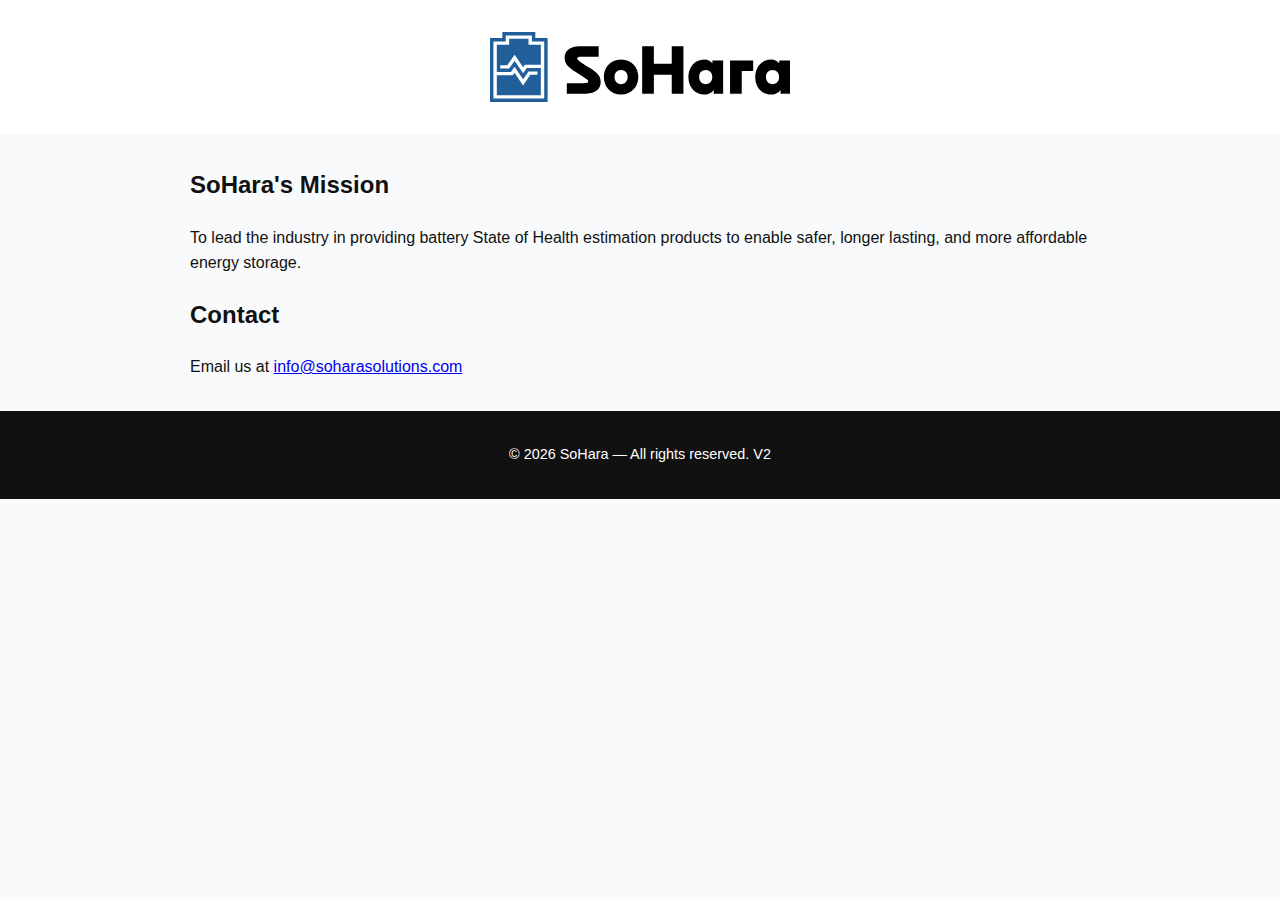
<file: index.html>
<!doctype html>
<html lang="en">

<head>
  <meta charset="UTF-8" />
  <meta name="viewport" content="width=device-width, initial-scale=1.0" />
  <title>SoHara</title>
  <link rel="stylesheet" href="style.css" />
  <link rel="icon" href="resources/favicon.svg" type="image/svg+xml" />
</head>

<body>
  <header>
    <img class="header_logo" src="resources/logo1color.svg" />
  </header>

  <main>
    <section class="fade-in mission">
      <h2>SoHara's Mission</h2>
      <p>
        To lead the industry in providing battery State of Health estimation
        products to enable safer, longer lasting, and more affordable energy
        storage.
      </p>
    </section>

    <section class="fade-in">
      <h2>Contact</h2>
      <p>
        Email us at
        <a href="mailto:info@soharasolutions.com">info@soharasolutions.com</a>
      </p>
    </section>
  </main>

  <footer>
    &copy; <span id="year"></span> SoHara — All rights reserved. V2
  </footer>

  <script src="script.js"></script>
</body>

</html>
</file>
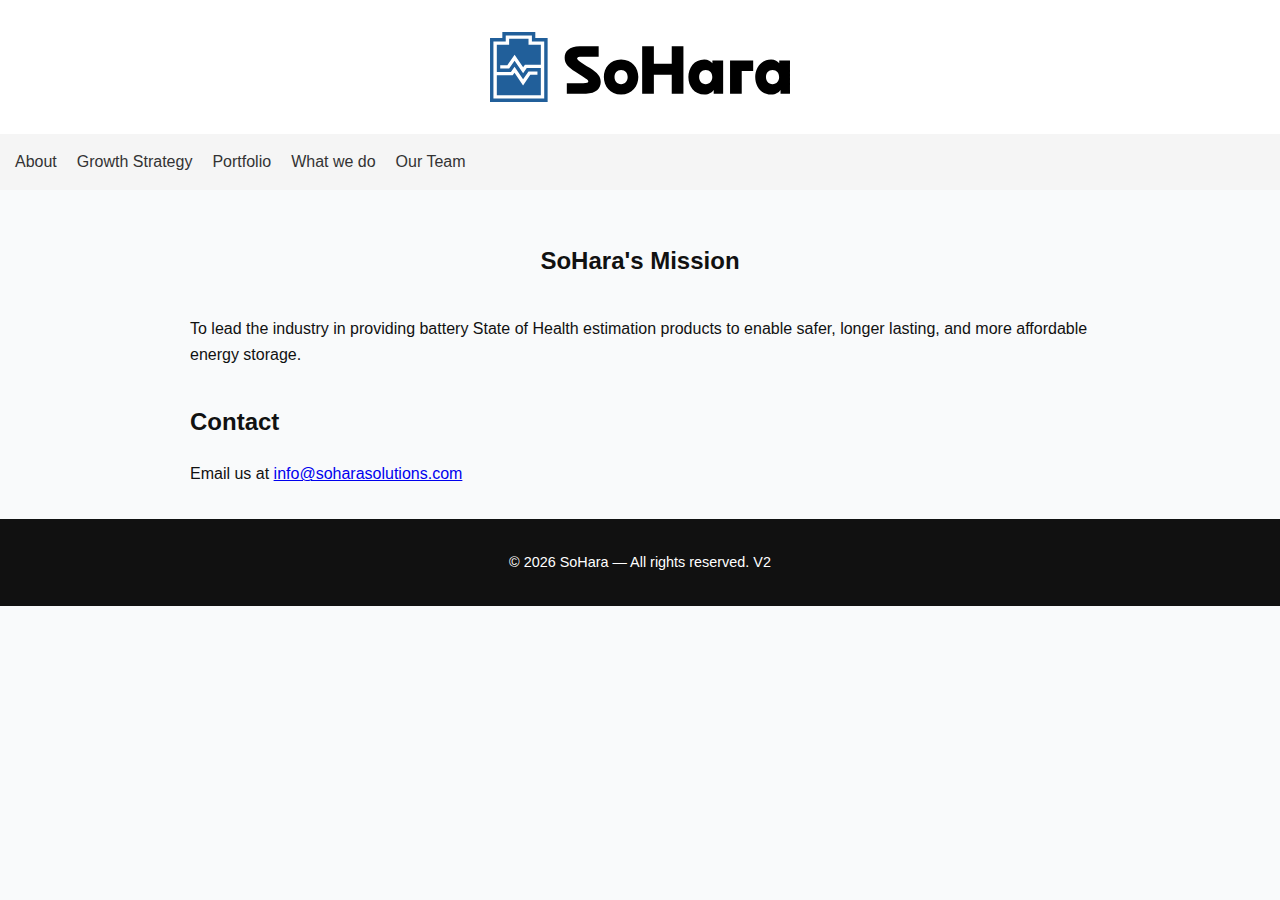
<file: mgt/index.html>
<!doctype html>
<html lang="en">
  <head>
    <meta charset="UTF-8" />
    <meta name="viewport" content="width=device-width, initial-scale=1.0" />
    <title>SoHara</title>
    <link rel="stylesheet" href="style.css" />
    <link rel="icon" href="resources/favicon.svg" type="image/svg+xml" />
  </head>

  <body>
    <header>
      <img class="header_logo" src="resources/logo1color.svg" />
    </header>

    <div id="navbar"></div>
    <script src="header.js"></script>

    <main>
      <section class="fade-in mission">
        <h2>SoHara's Mission</h2>
        <p>
          To lead the industry in providing battery State of Health estimation
          products to enable safer, longer lasting, and more affordable energy
          storage.
        </p>
      </section>

      <section class="fade-in">
        <h2>Contact</h2>
        <p>
          Email us at
          <a href="mailto:info@soharasolutions.com">info@soharasolutions.com</a>
        </p>
      </section>
    </main>

    <footer>
      &copy; <span id="year"></span> SoHara — All rights reserved. V2
    </footer>

    <script src="script.js"></script>
  </body>
</html>
</file>
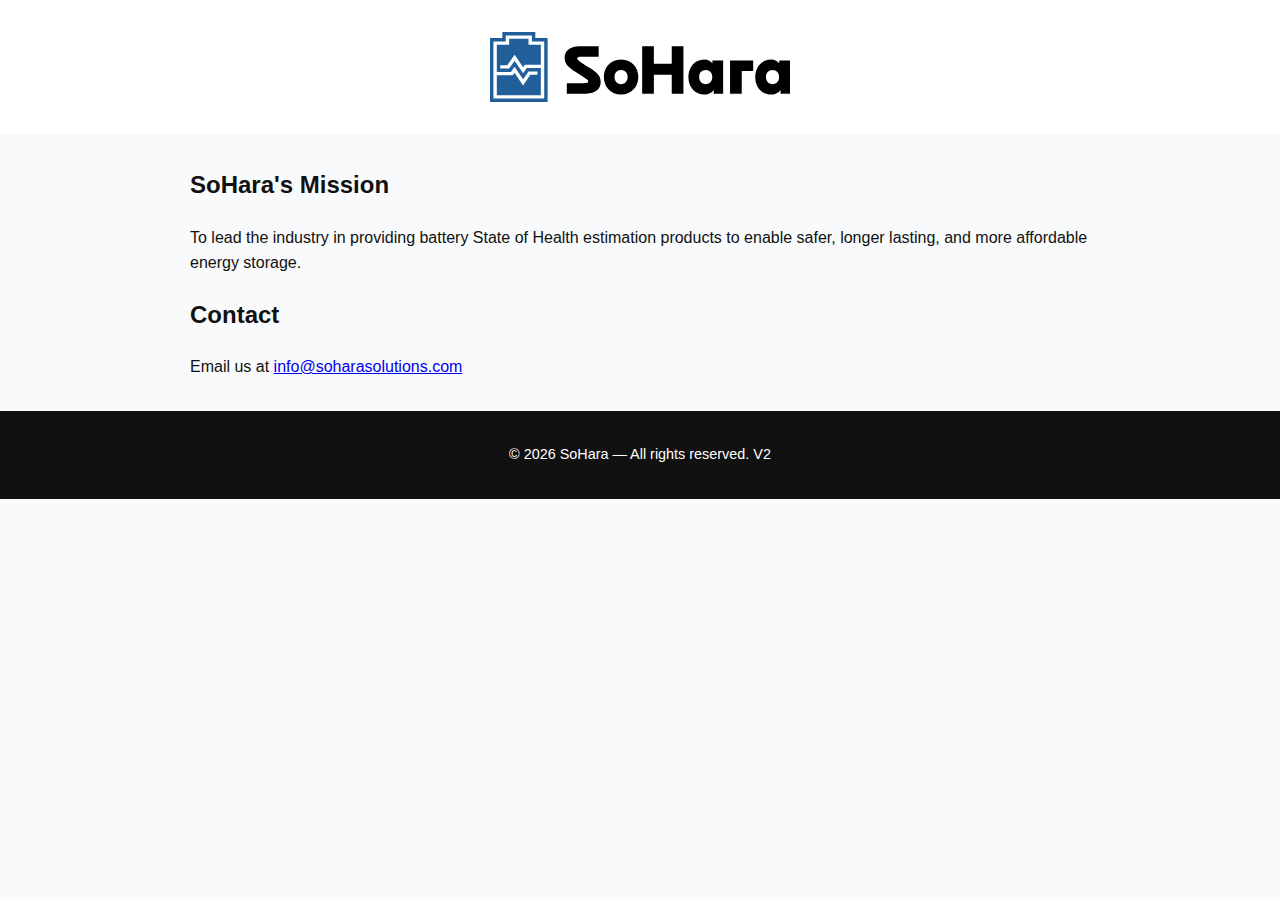
<file: test.html>
<!doctype html>
<html lang="en">
  <head>
    <meta charset="UTF-8" />
    <meta name="viewport" content="width=device-width, initial-scale=1.0" />
    <title>SoHara</title>
    <link rel="stylesheet" href="style.css" />
    <link rel="icon" href="resources/favicon.svg" type="image/svg+xml" />
  </head>

  <body>
    <header>
      <img class="header_logo" src="resources/logo1color.svg" />
    </header>

    <main>
      <section class="fade-in mission">
        <h2>SoHara's Mission</h2>
        <p>
          To lead the industry in providing battery State of Health estimation
          products to enable safer, longer lasting, and more affordable energy
          storage.
        </p>
      </section>

      <section class="fade-in">
        <h2>Contact</h2>
        <p>
          Email us at
          <a href="mailto:info@soharasolutions.com">info@soharasolutions.com</a>
        </p>
      </section>
    </main>

    <footer>
      &copy; <span id="year"></span> SoHara — All rights reserved. V2
    </footer>

    <script src="script.js"></script>
  </body>
</html>
</file>
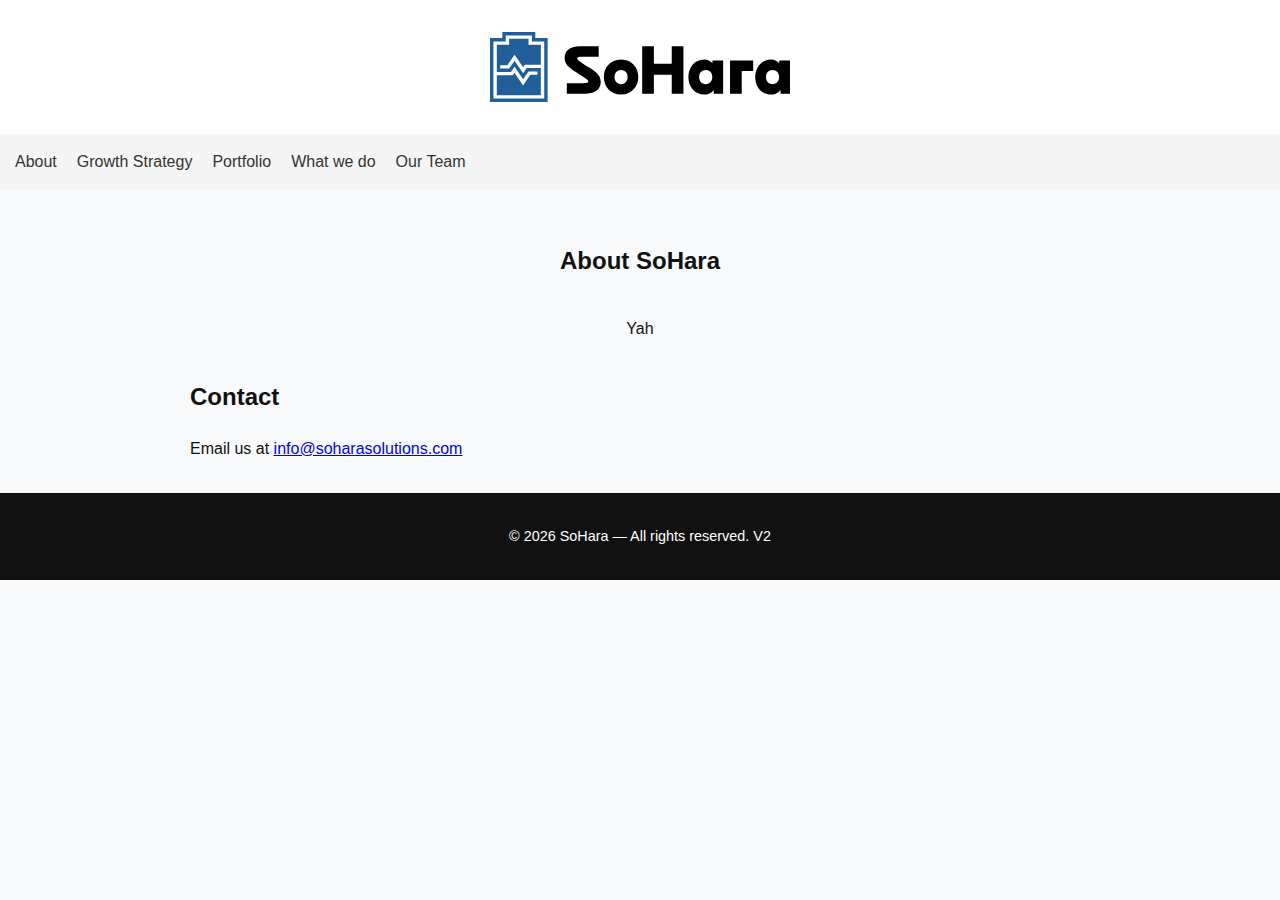
<file: mgt/sections/about.html>
<!doctype html>
<html lang="en">
  <head>
    <meta charset="UTF-8" />
    <meta name="viewport" content="width=device-width, initial-scale=1.0" />
    <title>SoHara</title>
    <link rel="stylesheet" href="../style.css" />
    <link rel="icon" href="../resources/favicon.svg" type="image/svg+xml" />
  </head>

  <body>
    <header>
      <img class="header_logo" src="../resources/logo1color.svg" />
    </header>

    <div id="navbar"></div>
    <script src="../header.js"></script>

    <main>
      <section class="fade-in mission">
        <h2>About SoHara</h2>
        <p>Yah</p>
      </section>

      <section class="fade-in">
        <h2>Contact</h2>
        <p>
          Email us at
          <a href="mailto:info@soharasolutions.com">info@soharasolutions.com</a>
        </p>
      </section>
    </main>

    <footer>
      &copy; <span id="year"></span> SoHara — All rights reserved. V2
    </footer>

    <script src="../script.js"></script>
  </body>
</html>
</file>
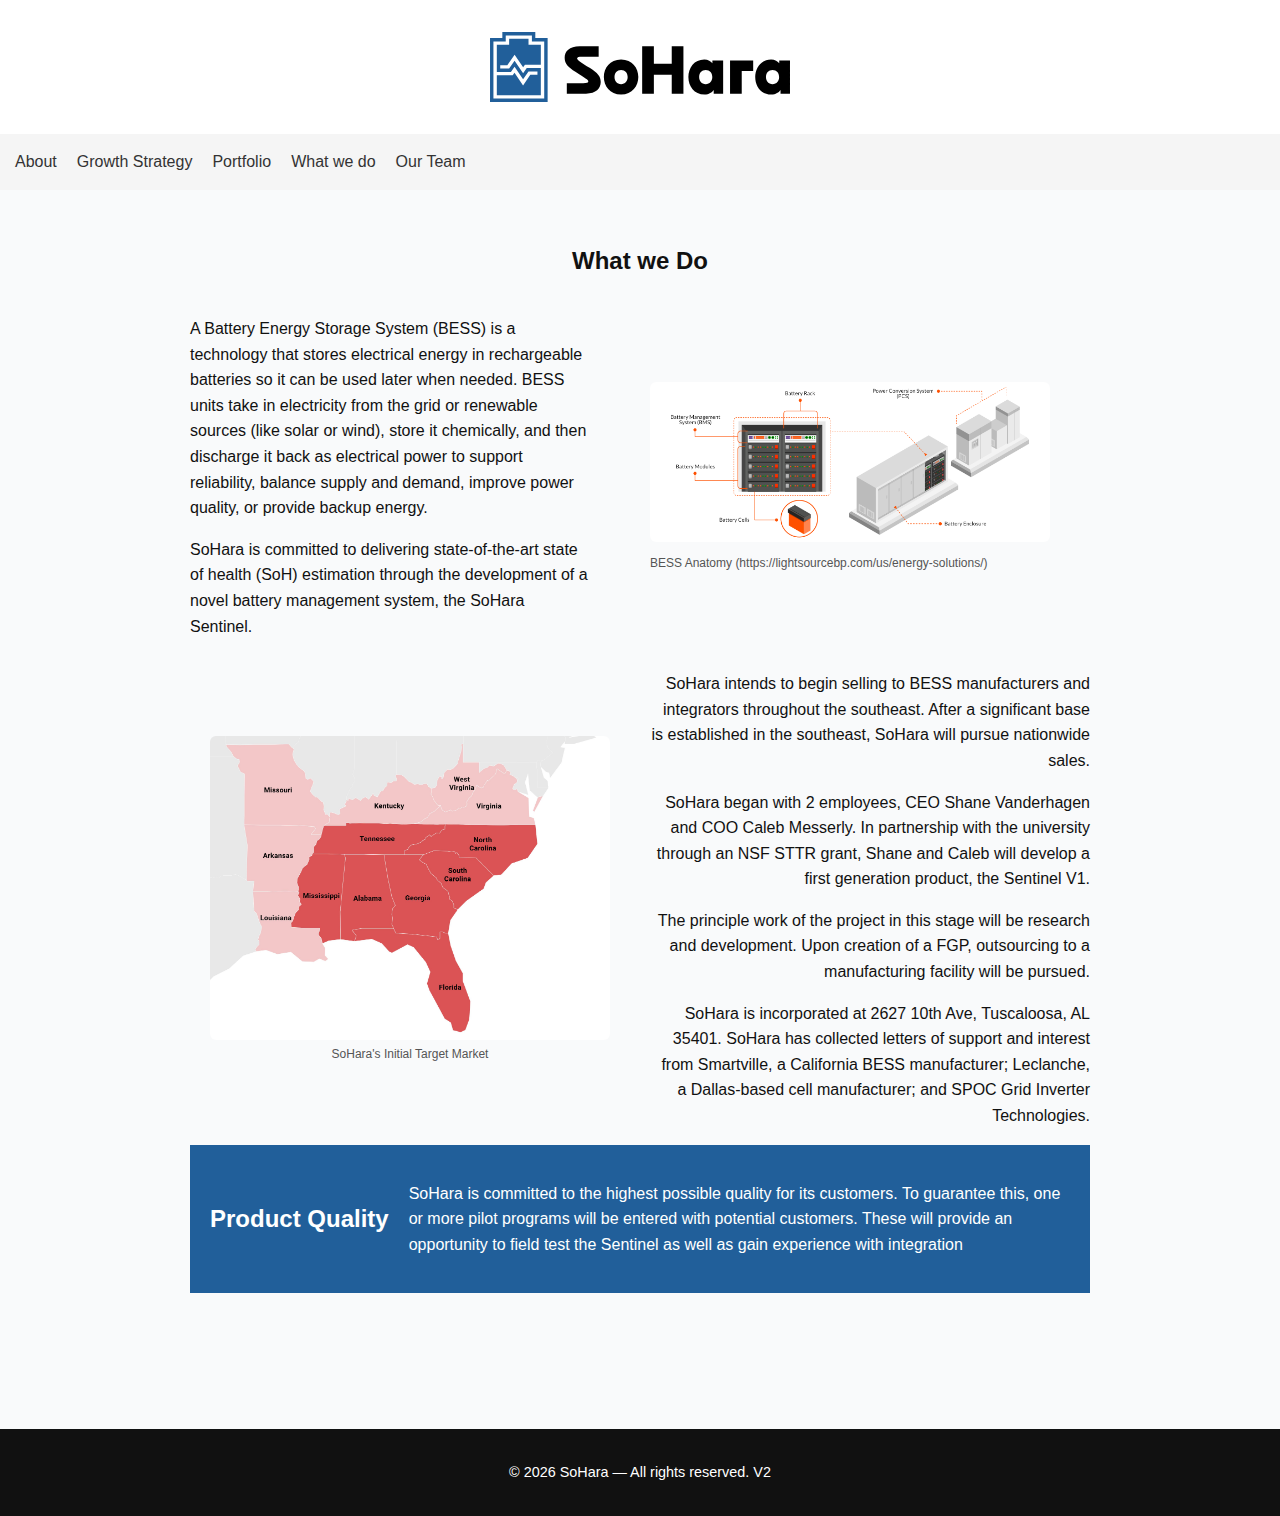
<file: mgt/sections/purpose.html>
<!doctype html>
<html lang="en">
  <head>
    <meta charset="UTF-8" />
    <meta name="viewport" content="width=device-width, initial-scale=1.0" />
    <title>SoHara</title>
    <link rel="stylesheet" href="../style.css" />
    <link rel="icon" href="../resources/favicon.svg" type="image/svg+xml" />
  </head>

  <body>
    <header>
      <img class="header_logo" src="../resources/logo1color.svg" />
    </header>

    <div id="navbar"></div>
    <script src="../header.js"></script>

    <main>
      <section
        class="fade-in story"
        style="
          display: flex;
          flex-direction: column;
          justify-content: center;
          align-items: center;
        "
      >
        <h2>What we Do</h2>

        <div style="display: flex; align-items: center; gap: 20px">
          <div style="flex: 1">
            <p>
              A Battery Energy Storage System (BESS) is a technology that stores
              electrical energy in rechargeable batteries so it can be used
              later when needed. BESS units take in electricity from the grid or
              renewable sources (like solar or wind), store it chemically, and
              then discharge it back as electrical power to support reliability,
              balance supply and demand, improve power quality, or provide
              backup energy.
            </p>
            <p>
              SoHara is committed to delivering state-of-the-art state of health
              (SoH) estimation through the development of a novel battery
              management system, the SoHara Sentinel.
            </p>
          </div>

          <figure style="margin: 15">
            <img
              src="/mgt/resources/pictures/anatomy.png"
              alt="BESS Anatomy"
              style="width: 400px; height: auto; border-radius: 6px"
            />
            <figcaption style="font-size: 12px; color: #555; margin-top: 5px">
              BESS Anatomy (https://lightsourcebp.com/us/energy-solutions/)
            </figcaption>
          </figure>
        </div>
        <div style="display: flex; align-items: center; gap: 20px">
          <figure
            style="
              margin: 0;
              flex: 1;
              display: flex;
              flex-direction: column;
              align-items: center;
              justify-content: center;
            "
          >
            <img
              src="/mgt/resources/pictures/usa.jpg"
              alt="Target Initial Market"
              style="width: 400px; height: auto; border-radius: 6px"
            />
            <figcaption style="font-size: 12px; color: #555; margin-top: 5px">
              SoHara's Initial Target Market
            </figcaption>
          </figure>
          <div style="flex: 1; text-align: right">
            <p>
              SoHara intends to begin selling to BESS manufacturers and
              integrators throughout the southeast. After a significant base is
              established in the southeast, SoHara will pursue nationwide sales.
            </p>
            <p>
              SoHara began with 2 employees, CEO Shane Vanderhagen and COO Caleb
              Messerly. In partnership with the university through an NSF STTR
              grant, Shane and Caleb will develop a first generation product,
              the Sentinel V1.
            </p>
            <p>
              The principle work of the project in this stage will be research
              and development. Upon creation of a FGP, outsourcing to a
              manufacturing facility will be pursued.
            </p>

            <p>
              SoHara is incorporated at 2627 10th Ave, Tuscaloosa, AL 35401.
              SoHara has collected letters of support and interest from
              Smartville, a California BESS manufacturer; Leclanche, a
              Dallas-based cell manufacturer; and SPOC Grid Inverter
              Technologies.
            </p>
          </div>
        </div>

        <div
          style="
            display: flex;
            align-items: center;
            gap: 20px;
            background-color: #215f9a;
            padding: 20px;
            color: white;
          "
          ;
        >
          <h2>Product Quality</h2>
          <div style="flex: 1">
            <p>
              SoHara is committed to the highest possible quality for its
              customers. To guarantee this, one or more pilot programs will be
              entered with potential customers. These will provide an
              opportunity to field test the Sentinel as well as gain experience
              with integration
            </p>
          </div>
        </div>
      </section>

      <section class="fade-in">
        <h2>Contact</h2>
        <p>
          Email us at
          <a href="mailto:info@soharasolutions.com">info@soharasolutions.com</a>
        </p>
      </section>
    </main>

    <footer>
      &copy; <span id="year"></span> SoHara — All rights reserved. V2
    </footer>

    <script src="../script.js"></script>
  </body>
</html>
</file>
<file: style.css>
body {
  font-family: "Inter", sans-serif;
  margin: 0;
  padding: 0;
  background: #f9fafb;
  color: #111;
  line-height: 1.6;
}

header {
  display: flex;
  flex-direction: column;
  padding: 2rem 1rem;
  background: #ffffff;
  justify-content: center;
  align-items: center;
}

.header_logo {
  width: 150px;
  max-width: 100%;
  height: auto;
}

@media (min-width: 768px) {
  .header_logo {
    width: 300px;
  }
}

header h1 {
  font-size: 2.5rem;
  margin-bottom: 0.5rem;
}

header p {
  font-size: 1.25rem;
  opacity: 0.9;
}

main {
  max-width: 900px;
  margin: 2rem auto;
  padding: 0 1rem;
}

.intro {
  text-align: center;
  margin-bottom: 3rem;
}

.gallery {
  display: grid;
  grid-template-columns: repeat(auto-fit, minmax(250px, 1fr));
  gap: 1.5rem;
}

.gallery img {
  border-radius: 8px;
  box-shadow: 0 4px 10px rgba(0, 0, 0, 0.1);
  transition: transform 0.2s ease;
}

.gallery img:hover {
  transform: scale(1.02);
}

footer {
  text-align: center;
  padding: 2rem;
  background: #111;
  color: white;
  font-size: 0.9rem;
}

/* === Animation Setup === */
.fade-in {
  opacity: 0;
  transform: translateY(20px);
  transition:
    opacity 0.6s ease-out,
    transform 0.6s ease-out;
}

.fade-in.show {
  opacity: 1;
  transform: translateY(0);
}
</file>
<file: mgt/style.css>
body {
  font-family: "Inter", sans-serif;
  margin: 0;
  padding: 0;
  background: #f9fafb;
  color: #111;
  line-height: 1.6;
}

header {
  display: flex;
  flex-direction: column;
  padding: 2rem 1rem;
  background: #ffffff;
  justify-content: center;
  align-items: center;
}

.header_logo {
  width: 250px;
  max-width: 100%;
  height: auto;
}

@media (min-width: 768px) {
  .header_logo {
    width: 300px;
  }
}

header h1 {
  font-size: 2.5rem;
  margin-bottom: 0.5rem;
}

header p {
  font-size: 1.25rem;
  opacity: 0.9;
}

main {
  max-width: 900px;
  margin: 2rem auto;
  padding: 0 1rem;
}

.mission {
  display: flex;
  flex-direction: column;
  justify-content: center;
  align-items: center;
}

.intro {
  text-align: center;
  margin-bottom: 3rem;
}

.gallery {
  display: grid;
  grid-template-columns: repeat(auto-fit, minmax(250px, 1fr));
  gap: 1.5rem;
}

.gallery img {
  border-radius: 8px;
  box-shadow: 0 4px 10px rgba(0, 0, 0, 0.1);
  transition: transform 0.2s ease;
}

.gallery img:hover {
  transform: scale(1.02);
}

footer {
  text-align: center;
  padding: 2rem;
  background: #111;
  color: white;
  font-size: 0.9rem;
}

/* === Animation Setup === */
.fade-in {
  opacity: 0;
  transform: translateY(20px);
  transition:
    opacity 0.6s ease-out,
    transform 0.6s ease-out;
}

.fade-in.show {
  opacity: 1;
  transform: translateY(0);
}
</file>
